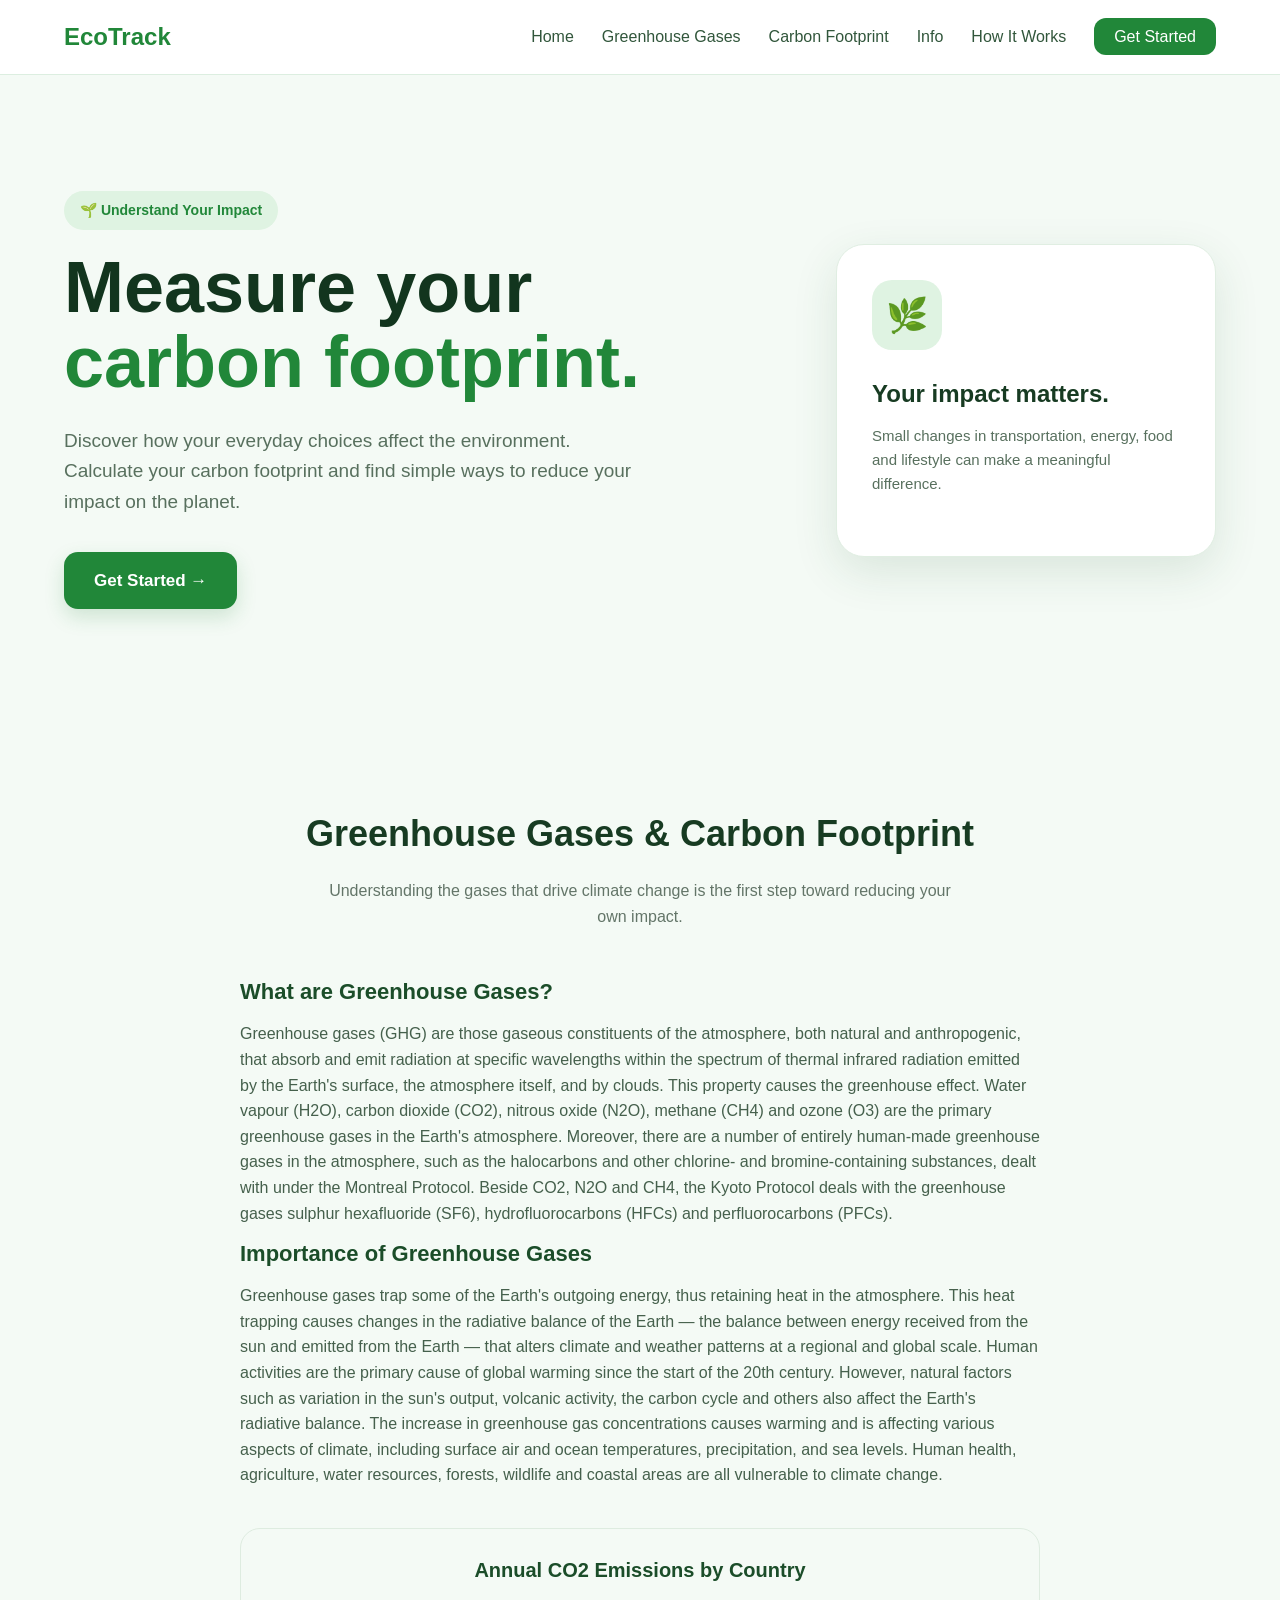
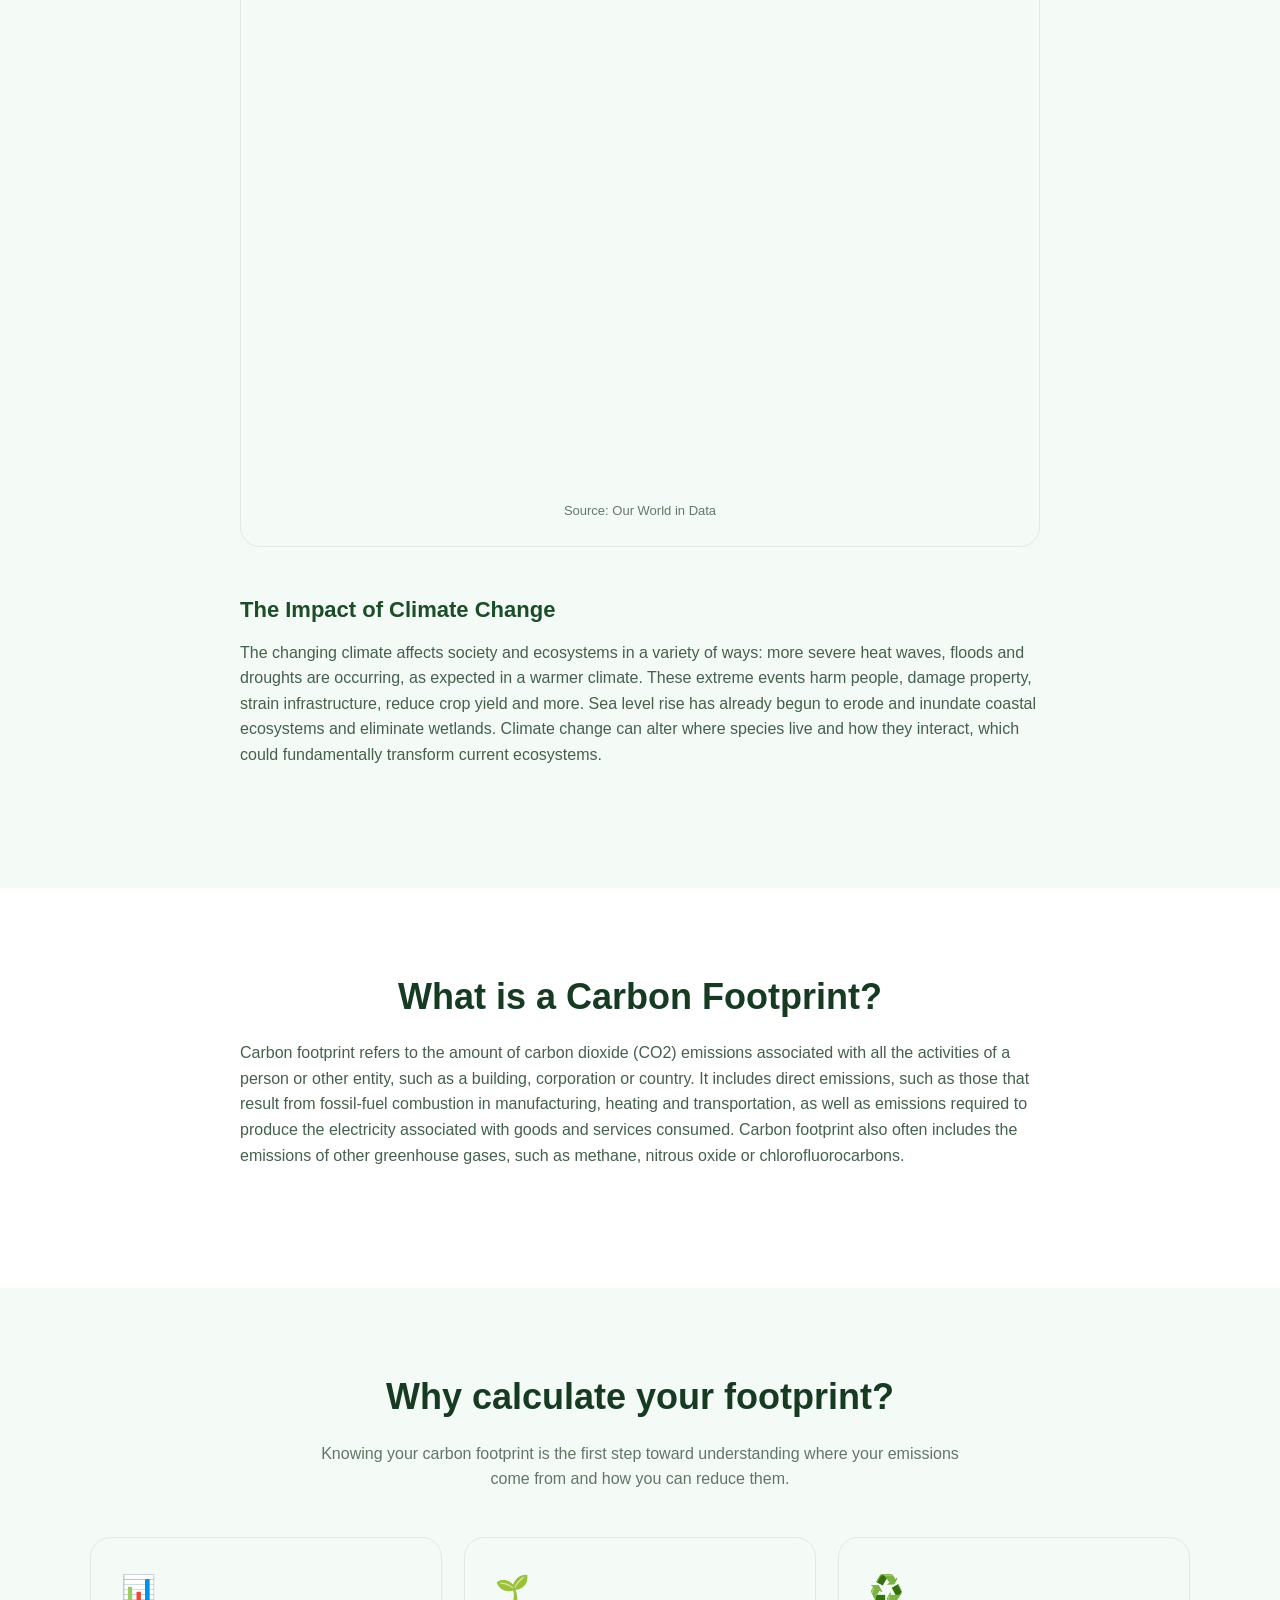
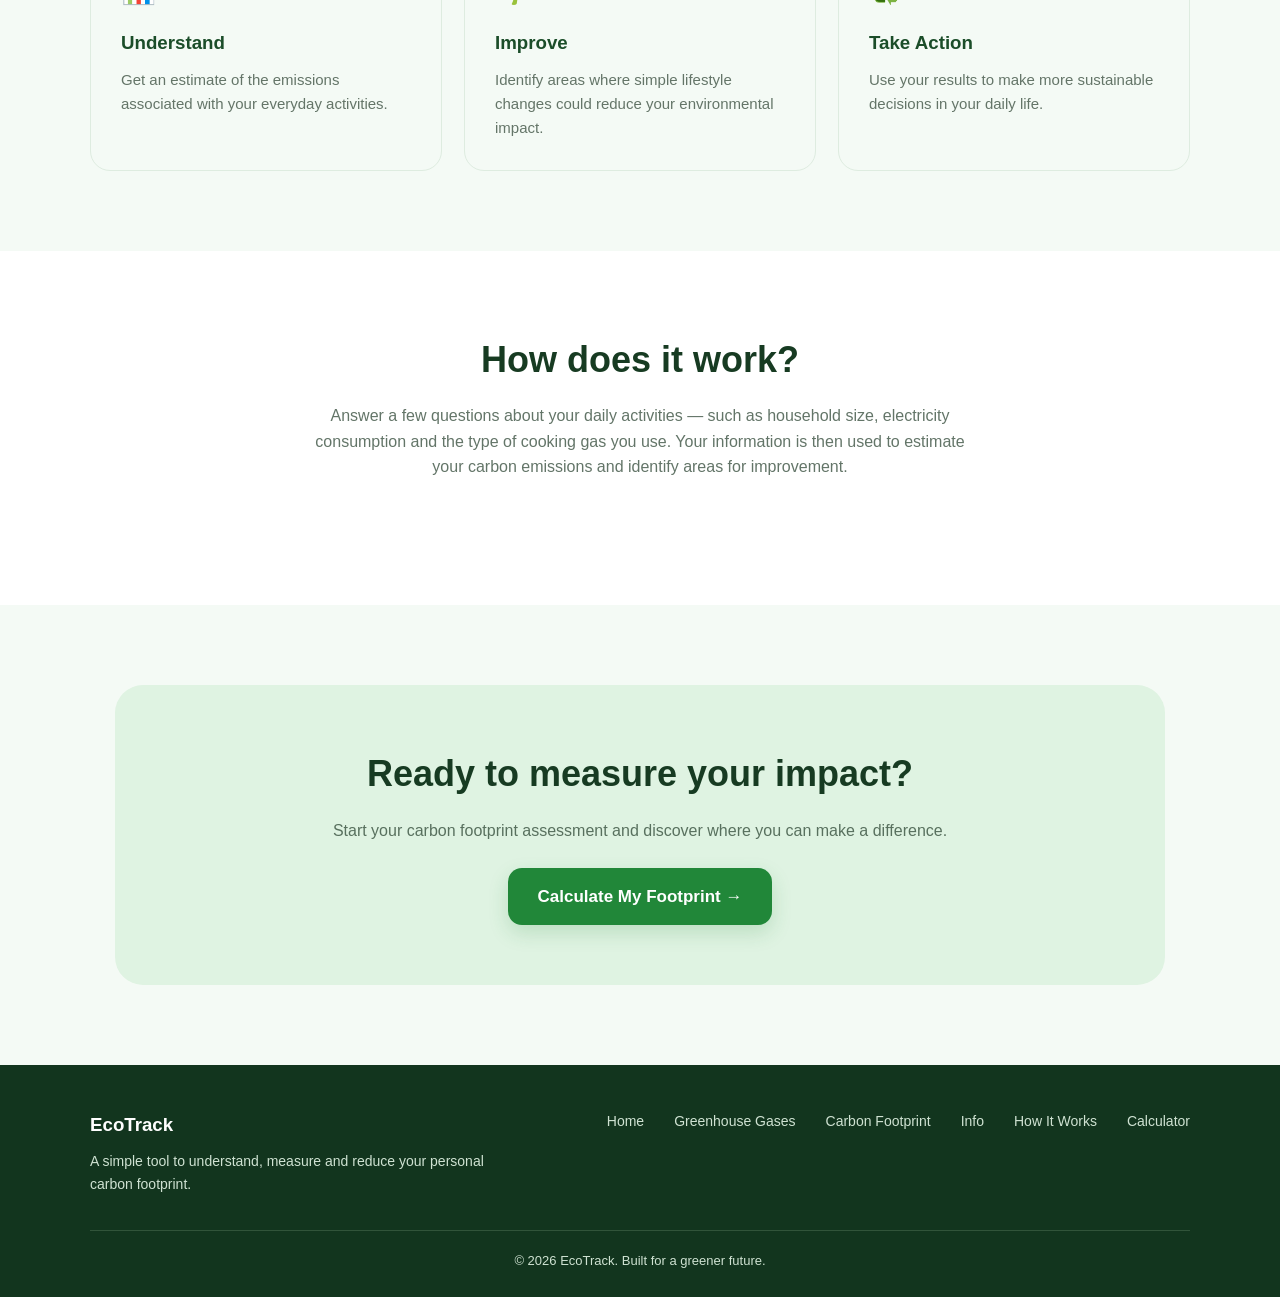
<file: index.html>
<!DOCTYPE html>
<html lang="en">
<head>
    <meta charset="UTF-8">
    <meta name="viewport" content="width=device-width, initial-scale=1.0">
    <title>EcoTrack - Carbon Footprint Calculator</title>
    <link rel="stylesheet" href="style.css">
</head>

<body>

    <!-- ================= NAVBAR ================= -->

    <header>
        <nav>
            <a href="index.html" class="logo">EcoTrack</a>

            <ul class="nav-links">
                <li><a href="#home">Home</a></li>
                <li><a href="#ghg">Greenhouse Gases</a></li>
                <li><a href="#carbon-footprint">Carbon Footprint</a></li>
                <li><a href="#info">Info</a></li>
                <li><a href="#how-it-works">How It Works</a></li>
                <li>
                    <a href="quiz/quiz.html" class="nav-button">
                        Get Started
                    </a>
                </li>
            </ul>

      </nav>
    </header>


    <!-- ================= HERO ================= -->

    <main>

        <section class="hero" id="home">

            <div class="hero-content">

                <span class="tag">🌱 Understand Your Impact</span>

                <h1>
                    Measure your
                    <span>carbon footprint.</span>
                </h1>

                <p>
                    Discover how your everyday choices affect the environment.
                    Calculate your carbon footprint and find simple ways to
                    reduce your impact on the planet.
                </p>

                <!-- Change this link when calculator page is created -->
                <a href="quiz/quiz.html" class="get-started">
                    Get Started →
                </a>

            </div>


            <div class="hero-card">

                <div class="leaf-icon">🌿</div>

                <h2>Your impact matters.</h2>

                <p>
                    Small changes in transportation, energy, food and
                    lifestyle can make a meaningful difference.
                </p>

            </div>

        </section>


        <!-- ================= GREENHOUSE GASES ================= -->

        <section class="info-section" id="ghg">

            <div class="section-container">

                <h2>Greenhouse Gases &amp; Carbon Footprint</h2>
                <p class="section-intro">
                    Understanding the gases that drive climate change is the
                    first step toward reducing your own impact.
                </p>

                <div class="article-block">

                    <h3>What are Greenhouse Gases?</h3>
                    <p>
                        Greenhouse gases (GHG) are those gaseous constituents
                        of the atmosphere, both natural and anthropogenic,
                        that absorb and emit radiation at specific
                        wavelengths within the spectrum of thermal infrared
                        radiation emitted by the Earth's surface, the
                        atmosphere itself, and by clouds. This property
                        causes the greenhouse effect. Water vapour (H2O),
                        carbon dioxide (CO2), nitrous oxide (N2O), methane
                        (CH4) and ozone (O3) are the primary greenhouse gases
                        in the Earth's atmosphere. Moreover, there are a
                        number of entirely human-made greenhouse gases in
                        the atmosphere, such as the halocarbons and other
                        chlorine- and bromine-containing substances, dealt
                        with under the Montreal Protocol. Beside CO2, N2O
                        and CH4, the Kyoto Protocol deals with the greenhouse
                        gases sulphur hexafluoride (SF6), hydrofluorocarbons
                        (HFCs) and perfluorocarbons (PFCs).
                    </p>

                    <h3>Importance of Greenhouse Gases</h3>
                    <p>
                        Greenhouse gases trap some of the Earth's outgoing
                        energy, thus retaining heat in the atmosphere. This
                        heat trapping causes changes in the radiative
                        balance of the Earth — the balance between energy
                        received from the sun and emitted from the Earth —
                        that alters climate and weather patterns at a
                        regional and global scale. Human activities are the
                        primary cause of global warming since the start of
                        the 20th century. However, natural factors such as
                        variation in the sun's output, volcanic activity,
                        the carbon cycle and others also affect the Earth's
                        radiative balance. The increase in greenhouse gas
                        concentrations causes warming and is affecting
                        various aspects of climate, including surface air
                        and ocean temperatures, precipitation, and sea
                        levels. Human health, agriculture, water resources,
                        forests, wildlife and coastal areas are all
                        vulnerable to climate change.
                    </p>

                </div>

                <div class="chart-card">
                    <h3>Annual CO2 Emissions by Country</h3>
                    <iframe
                        class="chart-frame"
                        src="https://ourworldindata.org/grapher/annual-co2-emissions-per-country?country=IND~LBN~PHL~JOR&tab=line"
                        loading="lazy"
                        allow="web-share; clipboard-write">
                    </iframe>
                    <p class="chart-caption">Source: Our World in Data</p>
                </div>

                <div class="article-block">

                    <h3>The Impact of Climate Change</h3>
                    <p>
                        The changing climate affects society and ecosystems
                        in a variety of ways: more severe heat waves, floods
                        and droughts are occurring, as expected in a warmer
                        climate. These extreme events harm people, damage
                        property, strain infrastructure, reduce crop yield
                        and more. Sea level rise has already begun to erode
                        and inundate coastal ecosystems and eliminate
                        wetlands. Climate change can alter where species
                        live and how they interact, which could
                        fundamentally transform current ecosystems.
                    </p>

                </div>

            </div>

        </section>


        <!-- ================= CARBON FOOTPRINT ================= -->

        <section class="info-section" id="carbon-footprint">

            <div class="section-container">

                <h2>What is a Carbon Footprint?</h2>

                <div class="article-block">
                    <p>
                        Carbon footprint refers to the amount of carbon
                        dioxide (CO2) emissions associated with all the
                        activities of a person or other entity, such as a
                        building, corporation or country. It includes
                        direct emissions, such as those that result from
                        fossil-fuel combustion in manufacturing, heating
                        and transportation, as well as emissions required
                        to produce the electricity associated with goods
                        and services consumed. Carbon footprint also often
                        includes the emissions of other greenhouse gases,
                        such as methane, nitrous oxide or
                        chlorofluorocarbons.
                    </p>
                </div>

            </div>

        </section>


        <!-- ================= INFO ================= -->

        <section class="info-section" id="info">

            <div class="section-container">

                <h2>Why calculate your footprint?</h2>

                <p class="section-intro">
                    Knowing your carbon footprint is the first step toward
                    understanding where your emissions come from and how
                    you can reduce them.
                </p>


                <div class="cards">

                    <div class="info-card">
                        <div class="icon">📊</div>
                        <h3>Understand</h3>
                        <p>
                            Get an estimate of the emissions associated with
                            your everyday activities.
                        </p>
                    </div>

                    <div class="info-card">
                        <div class="icon">🌱</div>
                        <h3>Improve</h3>
                        <p>
                            Identify areas where simple lifestyle changes
                            could reduce your environmental impact.
                        </p>
                    </div>

                    <div class="info-card">
                        <div class="icon">♻️</div>
                        <h3>Take Action</h3>
                        <p>
                            Use your results to make more sustainable
                            decisions in your daily life.
                        </p>
                    </div>

                </div>

            </div>

        </section>


        <!-- ================= HOW IT WORKS ================= -->

        <section class="info-section" id="how-it-works">

            <div class="section-container">

                <h2>How does it work?</h2>

                <p class="section-intro">
                    Answer a few questions about your daily activities —
                    such as household size, electricity consumption and the
                    type of cooking gas you use. Your information is then
                    used to estimate your carbon emissions and identify
                    areas for improvement.
                </p>

            </div>

        </section>


        <!-- ================= CTA ================= -->

        <section class="cta">

            <h2>Ready to measure your impact?</h2>

            <p>
                Start your carbon footprint assessment and discover where
                you can make a difference.
            </p>

            <a href="quiz/quiz.html" class="get-started">
                Calculate My Footprint →
            </a>

        </section>

    </main>


    <!-- ================= FOOTER ================= -->

    <footer>

        <div class="footer-container">

            <div class="footer-brand">
                <h3>EcoTrack</h3>
                <p>
                    A simple tool to understand, measure and reduce your
                    personal carbon footprint.
                </p>
            </div>

            <div class="footer-links">
                <a href="#home">Home</a>
                <a href="#ghg">Greenhouse Gases</a>
                <a href="#carbon-footprint">Carbon Footprint</a>
                <a href="#info">Info</a>
                <a href="#how-it-works">How It Works</a>
                <a href="calculator.html">Calculator</a>
            </div>

        </div>

        <div class="copyright">
            © 2026 EcoTrack. Built for a greener future.
        </div>

    </footer>

</body>
</html>
</file>
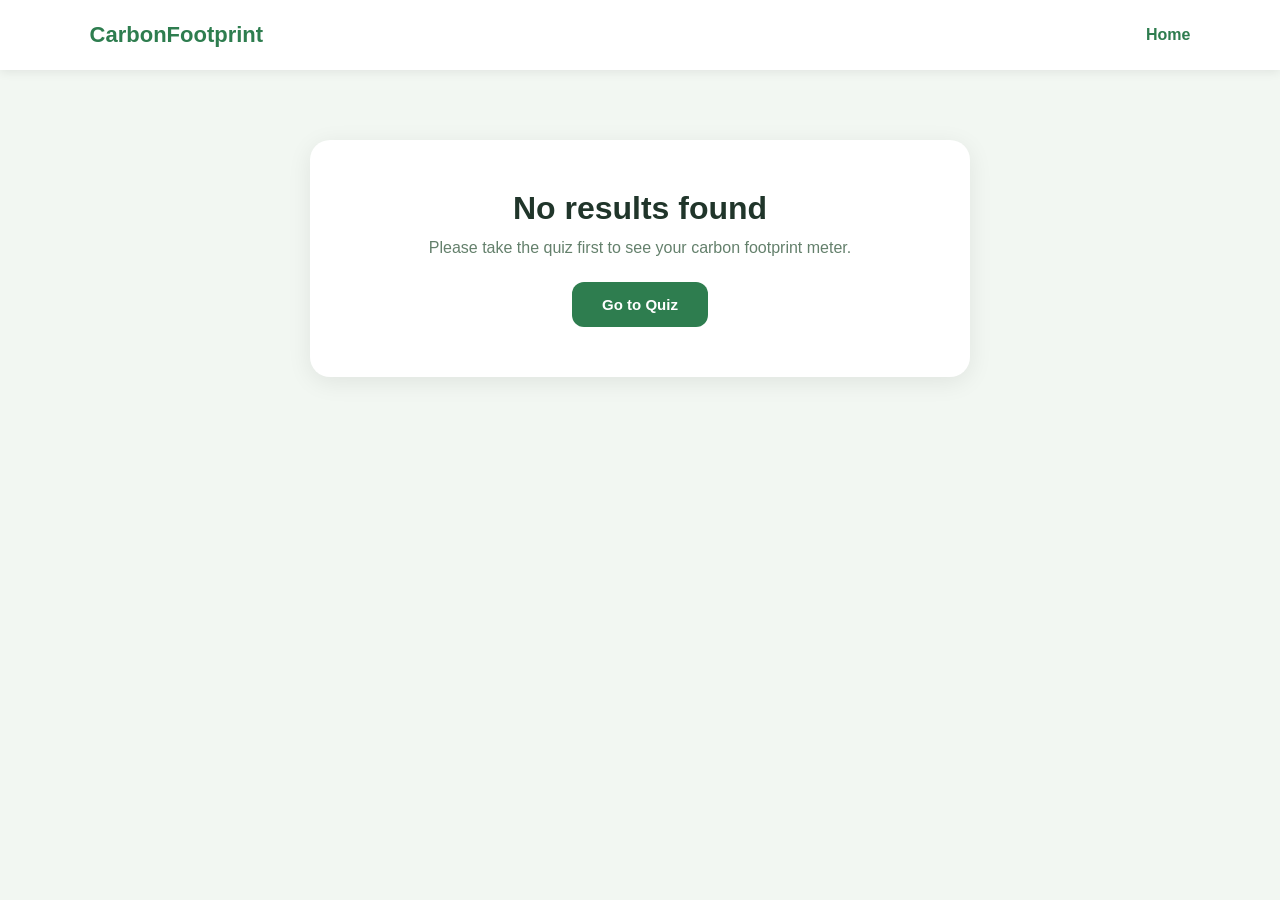
<file: meter/meter.html>
<!DOCTYPE html>
<html lang="en">

<head>

    <meta charset="UTF-8">

    <meta name="viewport"
          content="width=device-width, initial-scale=1.0">

    <title>Your Carbon Footprint Meter</title>

    <link rel="stylesheet" href="meter.css">

</head>

<body>

    <nav>

        <div class="logo">
            CarbonFootprint
        </div>

        <a href="../index.html">
            Home
        </a>

    </nav>


    <main>

        <div class="meter-container" id="meterContainer">

            <h1>Your Carbon Footprint</h1>
            <p class="subtitle">Based on your quiz answers</p>

            <!-- ================= GAUGE ================= -->

            <div class="gauge-wrap">

                <svg viewBox="0 0 200 120" class="gauge-svg">

                    <path class="band band-green"
                          d="M20,100 A80,80 0 0,1 60,30.72" />

                    <path class="band band-yellow"
                          d="M60,30.72 A80,80 0 0,1 140,30.72" />

                    <path class="band band-red"
                          d="M140,30.72 A80,80 0 0,1 180,100" />

                    <line id="needle"
                          x1="100" y1="100"
                          x2="100" y2="32"
                          class="needle" />

                    <circle cx="100" cy="100" r="7" class="needle-hub" />

                </svg>

                <div class="gauge-labels">
                    <span>Low</span>
                    <span>Moderate</span>
                    <span>High</span>
                </div>

            </div>

            <div class="value-block">
                <h2 id="totalValue">0 kg CO₂e/year</h2>
                <p id="tonnesValue">0 tonnes CO₂e/year</p>
                <span id="statusBadge" class="status-badge">Loading...</span>
            </div>


            <!-- ================= BREAKDOWN ================= -->

            <div class="breakdown">

                <div class="stat-card">
                    <div class="stat-icon">🚗</div>
                    <p>Transportation</p>
                    <h3 id="transportValue">0 kg</h3>
                </div>

                <div class="stat-card">
                    <div class="stat-icon">✈️</div>
                    <p>Flights</p>
                    <h3 id="flightsValue">0 kg</h3>
                </div>

                <div class="stat-card">
                    <div class="stat-icon">🍽️</div>
                    <p>Food</p>
                    <h3 id="foodValue">0 kg</h3>
                </div>

            </div>

            <a href="../quiz/quiz.html" class="retake-btn">
                Take Quiz Again
            </a>
        <br><br>suggested solns here based on values if needed(like suggestions to improve)
        </div>


        <!-- Shown only if no quiz data is found -->

        <div class="no-data" id="noData" style="display:none;">

            <h1>No results found</h1>

            <p>
                Please take the quiz first to see your carbon
                footprint meter.
            </p>

            <a href="../quiz/quiz.html" class="retake-btn">
                Go to Quiz
            </a>

        </div>

    </main>


    <script src="meter.js"></script>

</body>

</html>
</file>
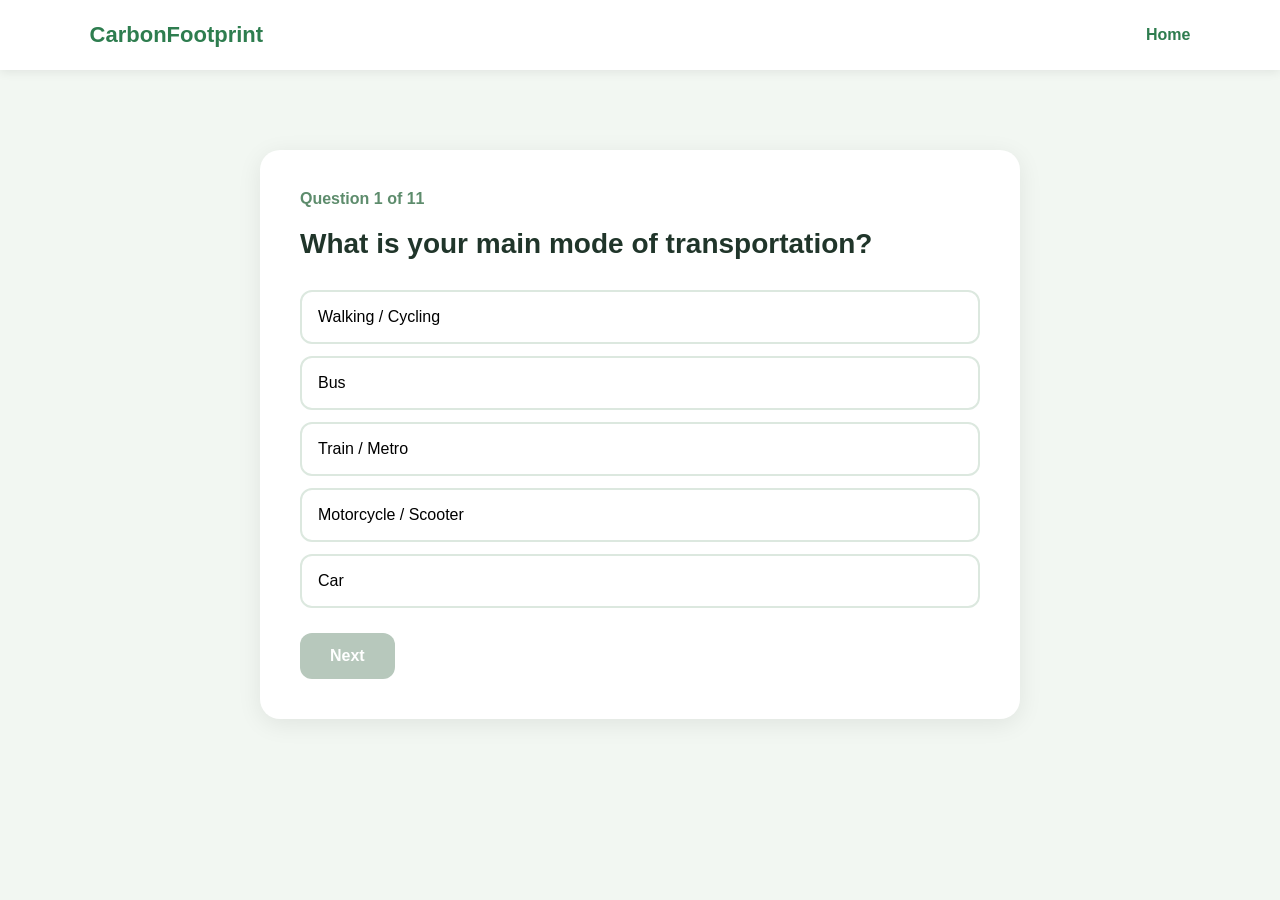
<file: quiz/quiz.html>
<!DOCTYPE html>
<html lang="en">

<head>

    <meta charset="UTF-8">

    <meta name="viewport"
          content="width=device-width, initial-scale=1.0">

    <title>Carbon Footprint Quiz</title>

    <link rel="stylesheet" href="quiz.css">

</head>

<body>

    <nav>

        <div class="logo">
            CarbonFootprint
        </div>

        <a href="index.html">
            Home
        </a>

    </nav>


    <main>

        <div class="quiz-container">

            <p id="progress">
                Loading...
            </p>

            <h1 id="question">
                Loading question...
            </h1>

            <div id="options"></div>

            <button id="nextBtn" disabled>
                Next
            </button>

        </div>


        <!-- RESULT -->

        <div id="result">

            <h1>Your Carbon Footprint</h1>

            <div class="result-card">

                <p>Transportation</p>

                <h2 id="transportResult">
                    0 kg CO₂e/year
                </h2>

            </div>


            <div class="result-card">

                <p>Flights</p>

                <h2 id="flightResult">
                    0 kg CO₂e/year
                </h2>

            </div>


            <div class="result-card">

                <p>Food</p>

                <h2 id="foodResult">
                    0 kg CO₂e/year
                </h2>

            </div>


            <div class="total-card">

                <p>Total Annual Footprint</p>

                <h1 id="totalResult">
                    0 kg CO₂e/year
                </h1>

                <h2 id="tonnesResult">
                    0 tonnes CO₂e/year
                </h2>

            </div>

            <a href="quiz.html">
                <button>
                    Take Quiz Again
                </button>
            </a>

        </div>

    </main>


    <script src="script.js"></script>

</body>

</html>
</file>
<file: style.css>
* {
    margin: 0;
    padding: 0;
    box-sizing: border-box;
}

html {
    scroll-behavior: smooth;
}

body {
    font-family: Arial, Helvetica, sans-serif;
    background: #f4faf5;
    color: #183b25;
    line-height: 1.6;
}

/* ---------------- NAVBAR ---------------- */

header {
    background: #ffffff;
    border-bottom: 1px solid #dceee0;
    position: sticky;
    top: 0;
    z-index: 1000;
}

nav {
    max-width: 1200px;
    margin: auto;
    padding: 18px 24px;
    display: flex;
    align-items: center;
    justify-content: space-between;
}

.logo {
    font-size: 24px;
    font-weight: 700;
    color: #218739;
    text-decoration: none;
}

.nav-links {
    display: flex;
    gap: 28px;
    list-style: none;
}

.nav-links a {
    text-decoration: none;
    color: #31563b;
    font-weight: 500;
    transition: 0.2s;
}

.nav-links a:hover {
    color: #218739;
}

.nav-button {
    background: #218739;
    color: white !important;
    padding: 10px 20px;
    border-radius: 12px;
}

.nav-button:hover {
    background: #176b2b;
}

/* ---------------- HERO ---------------- */

.hero {
    max-width: 1200px;
    min-height: 650px;
    margin: auto;
    padding: 80px 24px;
    display: flex;
    align-items: center;
    justify-content: space-between;
    gap: 50px;
}

.hero-content {
    max-width: 650px;
}

.tag {
    display: inline-block;
    background: #dff3e2;
    color: #218739;
    padding: 8px 16px;
    border-radius: 20px;
    font-size: 14px;
    font-weight: 600;
    margin-bottom: 20px;
}

.hero h1 {
    font-size: clamp(42px, 6vw, 72px);
    line-height: 1.05;
    margin-bottom: 25px;
    color: #12351e;
}

.hero h1 span {
    color: #218739;
}

.hero p {
    font-size: 19px;
    color: #58705e;
    max-width: 580px;
    margin-bottom: 35px;
}

.get-started {
    display: inline-block;
    background: #218739;
    color: white;
    text-decoration: none;
    padding: 15px 30px;
    border-radius: 14px;
    font-size: 17px;
    font-weight: 600;
    transition: 0.25s;
    box-shadow: 0 8px 20px rgba(33, 135, 57, 0.18);
}

.get-started:hover {
    background: #176b2b;
    transform: translateY(-2px);
}

/* ---------------- HERO VISUAL ---------------- */

.hero-card {
    width: 380px;
    min-width: 280px;
    background: white;
    border-radius: 28px;
    padding: 35px;
    box-shadow: 0 15px 45px rgba(34, 91, 47, 0.12);
    border: 1px solid #e0eee2;
}

.leaf-icon {
    width: 70px;
    height: 70px;
    border-radius: 20px;
    background: #dff3e2;
    display: flex;
    align-items: center;
    justify-content: center;
    font-size: 34px;
    margin-bottom: 25px;
}

.hero-card h2 {
    margin-bottom: 10px;
    color: #173b22;
}

.hero-card p {
    font-size: 15px;
    margin-bottom: 25px;
}

.progress {
    height: 12px;
    background: #e5eee6;
    border-radius: 20px;
    overflow: hidden;
    margin-bottom: 12px;
}

.progress-fill {
    height: 100%;
    width: 65%;
    background: #43a85b;
    border-radius: 20px;
}

.card-label {
    display: flex;
    justify-content: space-between;
    font-size: 13px;
    color: #64796a;
}

/* ---------------- INFO SECTION ---------------- */

.info-section {
    background: white;
    padding: 80px 24px;
}

.info-section:nth-of-type(even) {
    background: #f4faf5;
}

.section-container {
    max-width: 1100px;
    margin: auto;
    text-align: center;
}

.section-container h2 {
    font-size: 36px;
    margin-bottom: 15px;
    color: #173b22;
}

.section-intro {
    max-width: 650px;
    margin: 0 auto 45px;
    color: #637568;
}

.cards {
    display: grid;
    grid-template-columns: repeat(3, 1fr);
    gap: 22px;
    text-align: left;
}

.info-card {
    padding: 30px;
    background: #f4faf5;
    border: 1px solid #deece0;
    border-radius: 20px;
}

.info-card .icon {
    font-size: 28px;
    margin-bottom: 15px;
}

.info-card h3 {
    margin-bottom: 10px;
    color: #1b4d29;
}

.info-card p {
    color: #647568;
    font-size: 15px;
}

/* ---------------- ARTICLE / DATA CONTENT (from carbon-footprint.html) ---------------- */

.article-block {
    max-width: 800px;
    margin: 0 auto 40px;
    text-align: left;
}

.article-block h3 {
    font-size: 22px;
    color: #1b4d29;
    margin-bottom: 12px;
}

.article-block p {
    color: #45604c;
    font-size: 16px;
    margin-bottom: 10px;
}

.chart-card {
    max-width: 800px;
    margin: 10px auto 45px;
    background: #f4faf5;
    border: 1px solid #deece0;
    border-radius: 20px;
    padding: 25px;
    text-align: center;
}

.chart-card h3 {
    color: #1b4d29;
    margin-bottom: 15px;
    font-size: 20px;
}

.chart-card .chart-frame {
    width: 100%;
    height: 480px;
    border: 0;
    border-radius: 12px;
}

.chart-caption {
    margin-top: 12px;
    font-size: 13px;
    color: #64796a;
}

/* ---------------- CTA ---------------- */

.cta {
    max-width: 1050px;
    margin: 80px auto;
    padding: 60px 30px;
    background: #dff3e2;
    border-radius: 28px;
    text-align: center;
}

.cta h2 {
    font-size: 36px;
    margin-bottom: 15px;
    color: #173b22;
}

.cta p {
    color: #58705e;
    margin-bottom: 25px;
}

/* ---------------- FOOTER ---------------- */

footer {
    background: #12351e;
    color: #cfe2d2;
    padding: 45px 24px 25px;
}

.footer-container {
    max-width: 1100px;
    margin: auto;
    display: flex;
    justify-content: space-between;
    gap: 40px;
}

.footer-brand h3 {
    color: white;
    margin-bottom: 10px;
}

.footer-brand p {
    max-width: 400px;
    font-size: 14px;
}

.footer-links {
    display: flex;
    gap: 30px;
    flex-wrap: wrap;
}

.footer-links a {
    color: #cfe2d2;
    text-decoration: none;
    font-size: 14px;
}

.footer-links a:hover {
    color: white;
}

.copyright {
    max-width: 1100px;
    margin: 35px auto 0;
    padding-top: 20px;
    border-top: 1px solid #31543a;
    text-align: center;
    font-size: 13px;
}

/* ---------------- MOBILE ---------------- */

@media (max-width: 800px) {

    .nav-links {
        display: none;
    }

    nav {
        padding: 16px 20px;
    }

    .hero {
        min-height: auto;
        padding: 60px 20px;
        flex-direction: column;
        align-items: stretch;
        text-align: center;
    }

    .hero-content {
        margin: auto;
    }

    .hero p {
        margin-left: auto;
        margin-right: auto;
    }

    .hero-card {
        width: 100%;
        max-width: 420px;
        margin: auto;
    }

    .cards {
        grid-template-columns: 1fr;
    }

    .info-section {
        padding: 60px 20px;
    }

    .cta {
        margin: 50px 20px;
    }

    .footer-container {
        flex-direction: column;
    }

    .footer-links {
        flex-wrap: wrap;
    }

    .chart-card .chart-frame {
        height: 320px;
    }
}
</file>
<file: meter/meter.css>
* {
    box-sizing: border-box;
    margin: 0;
    padding: 0;
}

body {
    font-family: Arial, sans-serif;
    background: #f2f7f2;
    color: #20352a;
    min-height: 100vh;
}


/* NAVBAR */

nav {
    height: 70px;
    background: #ffffff;
    display: flex;
    align-items: center;
    justify-content: space-between;
    padding: 0 7%;
    box-shadow: 0 2px 10px rgba(0,0,0,0.08);
}

.logo {
    font-size: 22px;
    font-weight: bold;
    color: #2e7d4f;
}

nav a {
    text-decoration: none;
    color: #2e7d4f;
    font-weight: bold;
}


/* MAIN */

main {
    width: 100%;
    max-width: 700px;
    margin: 50px auto;
    padding: 20px;
}

.meter-container {
    background: white;
    padding: 40px;
    border-radius: 20px;
    box-shadow: 0 5px 25px rgba(0,0,0,0.08);
    text-align: center;
}

.meter-container h1 {
    margin-bottom: 6px;
}

.subtitle {
    color: #64806c;
    margin-bottom: 25px;
}


/* GAUGE */

.gauge-wrap {
    max-width: 340px;
    margin: 0 auto 10px;
}

.gauge-svg {
    width: 100%;
    display: block;
}

.band {
    fill: none;
    stroke-width: 18;
    stroke-linecap: round;
}

.band-green {
    stroke: #2ecc71;
}

.band-yellow {
    stroke: #f1c40f;
}

.band-red {
    stroke: #e74c3c;
}

.needle {
    stroke: #20352a;
    stroke-width: 3;
    stroke-linecap: round;
    transition: transform 1s cubic-bezier(0.34, 1.56, 0.64, 1);
    
}

.needle-hub {
    fill: #20352a;
}

.gauge-labels {
    display: flex;
    justify-content: space-between;
    padding: 0 6px;
    font-size: 13px;
    font-weight: bold;
    color: #64806c;
    margin-top: -6px;
}


/* VALUE BLOCK */

.value-block {
    margin: 15px 0 30px;
}

.value-block h2 {
    font-size: 34px;
    color: #20352a;
    margin-bottom: 4px;
}

.value-block p {
    color: #64806c;
    margin-bottom: 12px;
}

.status-badge {
    display: inline-block;
    padding: 8px 22px;
    border-radius: 30px;
    font-weight: bold;
    font-size: 14px;
    color: white;
}

.status-badge.low {
    background: #2ecc71;
}

.status-badge.moderate {
    background: #f1c40f;
    color: #4a3b00;
}

.status-badge.high {
    background: #e74c3c;
}


/* BREAKDOWN */

.breakdown {
    display: grid;
    grid-template-columns: repeat(3, 1fr);
    gap: 15px;
    margin-bottom: 30px;
}

.stat-card {
    background: #f4faf5;
    border: 1px solid #dce8df;
    border-radius: 14px;
    padding: 18px 10px;
}

.stat-icon {
    font-size: 22px;
    margin-bottom: 8px;
}

.stat-card p {
    font-size: 13px;
    color: #64806c;
    margin-bottom: 6px;
}

.stat-card h3 {
    font-size: 16px;
    color: #2e7d4f;
}


/* RETAKE BUTTON */

.retake-btn {
    display: inline-block;
    padding: 14px 30px;
    border-radius: 12px;
    background: #2e7d4f;
    color: white;
    text-decoration: none;
    font-weight: bold;
    font-size: 15px;
}

.retake-btn:hover {
    background: #24633d;
}


/* NO DATA STATE */

.no-data {
    background: white;
    padding: 50px 30px;
    border-radius: 20px;
    box-shadow: 0 5px 25px rgba(0,0,0,0.08);
    text-align: center;
}

.no-data h1 {
    margin-bottom: 12px;
}

.no-data p {
    color: #64806c;
    margin-bottom: 25px;
}


/* MOBILE */

@media (max-width: 600px) {

    nav {
        padding: 0 5%;
    }

    main {
        margin: 25px auto;
        padding: 15px;
    }

    .meter-container {
        padding: 25px 20px;
    }

    .breakdown {
        grid-template-columns: 1fr;
    }
}
</file>
<file: quiz/quiz.css>
* {
    box-sizing: border-box;
    margin: 0;
    padding: 0;
}

body {
    font-family: Arial, sans-serif;
    background: #f2f7f2;
    color: #20352a;
    min-height: 100vh;
}


/* NAVBAR */

nav {
    height: 70px;
    background: #ffffff;
    display: flex;
    align-items: center;
    justify-content: space-between;
    padding: 0 7%;
    box-shadow: 0 2px 10px rgba(0,0,0,0.08);
}

.logo {
    font-size: 22px;
    font-weight: bold;
    color: #2e7d4f;
}

nav a {
    text-decoration: none;
    color: #2e7d4f;
    font-weight: bold;
}


/* MAIN */

main {
    width: 100%;
    max-width: 800px;
    margin: 60px auto;
    padding: 20px;
}


/* QUIZ */

.quiz-container {
    background: white;
    padding: 40px;
    border-radius: 20px;
    box-shadow: 0 5px 25px rgba(0,0,0,0.08);
}

#progress {
    color: #5d8c6c;
    font-weight: bold;
    margin-bottom: 20px;
}

#question {
    font-size: 28px;
    margin-bottom: 30px;
}


/* OPTIONS */

#options {
    display: flex;
    flex-direction: column;
    gap: 12px;
}

.option {
    width: 100%;
    padding: 16px;
    background: #ffffff;
    border: 2px solid #dce8df;
    border-radius: 12px;
    text-align: left;
    font-size: 16px;
    cursor: pointer;
    transition: 0.2s;
}

.option:hover {
    border-color: #4d9666;
    background: #f1f8f3;
}

.option.selected {
    border-color: #2e7d4f;
    background: #e4f2e7;
}


/* BUTTON */

#nextBtn,
#result button {
    margin-top: 25px;
    padding: 14px 30px;
    border: none;
    border-radius: 12px;
    background: #2e7d4f;
    color: white;
    font-size: 16px;
    font-weight: bold;
    cursor: pointer;
}

#nextBtn:disabled {
    background: #b7c8bc;
    cursor: not-allowed;
}


/* RESULT */

#result {
    display: none;
    text-align: center;
}

#result > h1 {
    margin-bottom: 30px;
}

.result-card,
.total-card {
    background: white;
    padding: 25px;
    border-radius: 18px;
    margin-bottom: 15px;
    box-shadow: 0 4px 15px rgba(0,0,0,0.06);
}

.result-card p {
    color: #64806c;
    margin-bottom: 8px;
}

.result-card h2 {
    color: #2e7d4f;
}

.total-card {
    margin-top: 25px;
    padding: 35px;
}

.total-card p {
    font-size: 18px;
}

.total-card h1 {
    color: #24633d;
    margin: 10px 0;
}


/* MOBILE */

@media (max-width: 600px) {

    nav {
        padding: 0 5%;
    }

    main {
        margin: 25px auto;
        padding: 15px;
    }

    .quiz-container {
        padding: 25px 20px;
    }

    #question {
        font-size: 22px;
    }

    .option {
        padding: 14px;
    }
}
</file>
